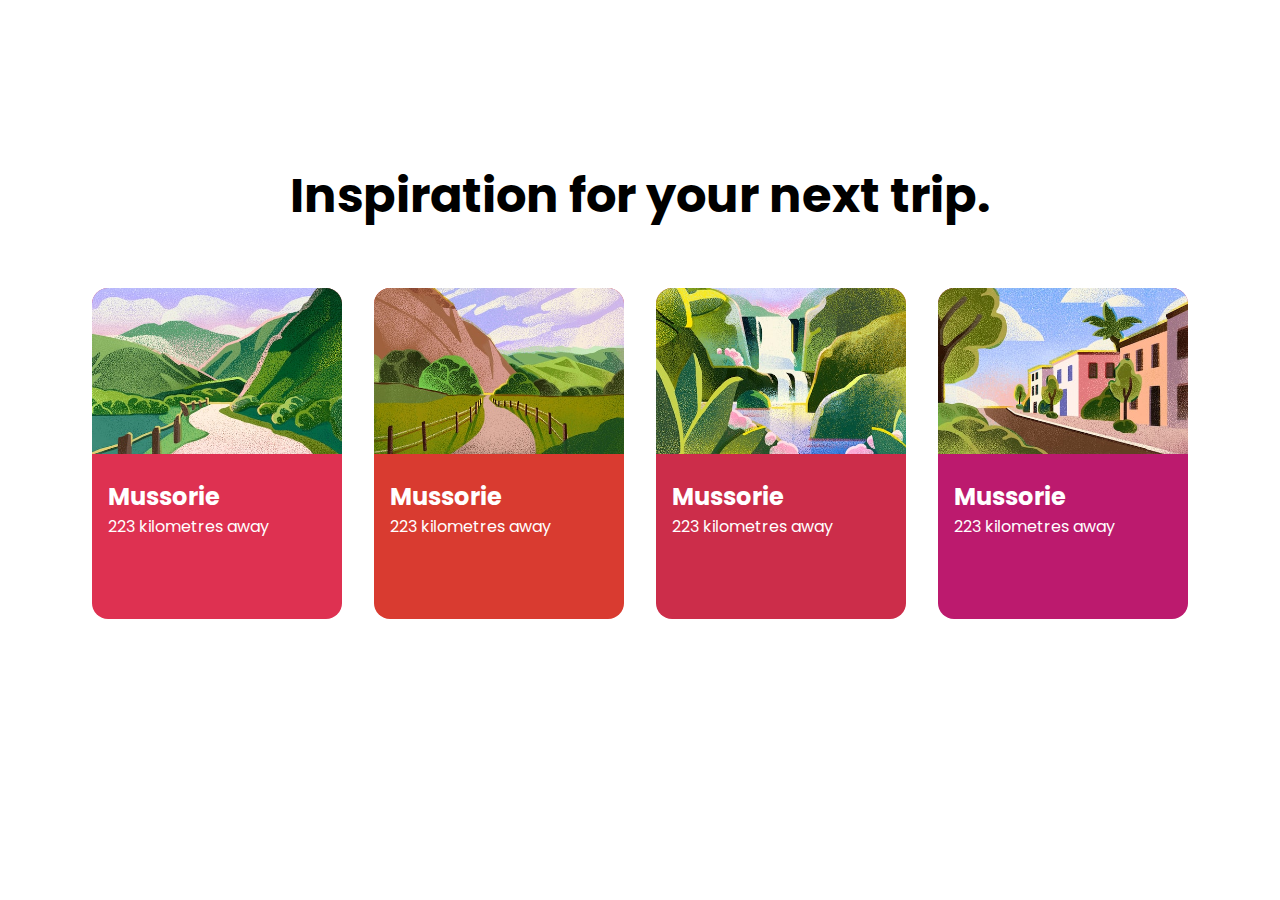
<file: box-model/index.html>
<!DOCTYPE html>
<html lang="en">
<head>
    <meta charset="UTF-8">
    <meta http-equiv="X-UA-Compatible" content="IE=edge">
    <meta name="viewport" content="width=device-width, initial-scale=1.0">
    <link rel="stylesheet" href="style.css" class="">
    <title>box model</title>
</head>
<body>
    <main>
        
        <section class="trip-section">
            <h2 class="subheading">Inspiration for your next trip.</h2>
            <div class="travel-cards">
                <div class="card first_card">
                    <img src="Images/p1.jpeg" alt="" class="card-img">
                    
                    <div class="card-body">
                        <!-- <img src="Images/p1.jpeg" alt="" class="card-img"> -->
                        <h2 class="card-title">Mussorie</h2>
                        <p class="card-desc">223 kilometres away</p>
                    </div>
                </div>
                <div class="card second_card">
                    <img src="Images/p2.jpeg" alt="" class="card-img">
                    
                    <div class="card-body">
                        <!-- <img src="Images/p1.jpeg" alt="" class="card-img"> -->
                        <h2 class="card-title">Mussorie</h2>
                        <p class="card-desc">223 kilometres away</p>
                    </div>
                </div>
                <div class="card third_card">
                    <img src="Images/p3.jpeg" alt="" class="card-img">
                    
                    <div class="card-body">
                        <!-- <img src="Images/p1.jpeg" alt="" class="card-img"> -->
                        <h2 class="card-title">Mussorie</h2>
                        <p class="card-desc">223 kilometres away</p>
                    </div>
                </div>
                <div class="card fourth_card">
                    <img src="Images/p4.jpeg" alt="" class="card-img">
                    
                    <div class="card-body">
                        <!-- <img src="Images/p1.jpeg" alt="" class="card-img"> -->
                        <h2 class="card-title">Mussorie</h2>
                        <p class="card-desc">223 kilometres away</p>
                    </div>
                </div>
            </div>

        </section>


    </main>
    
</body>
</html>
</file>
<file: box-model/style.css>
/*==================== GOOGLE FONTS ====================*/

@import url('https://fonts.googleapis.com/css2?family=Poppins:wght@400;500;600&display=swap');
@import url('https://fonts.googleapis.com/css2?family=Pacifico&display=swap');

.trip-section{
    margin-top: 10rem;
    
}
.subheading{
    text-align: center;
    color:black;
    font-family: 'Poppins';
 
    font-size:3rem;
}
.travel-cards{
    display: flex;
    justify-content: center;
  
}
/* background-color: rgb(217, 59, 48);
    background-color: rgb(204, 45, 74);
    background-color: rgb(188, 26, 110); */

.first_card{
    background-color: rgb(222, 49, 81);
}
.second_card{
    background-color: rgb(217, 59, 48);
}
.third_card{
    background-color: rgb(204, 45, 74);
}
.fourth_card{
    background-color: rgb(188, 26, 110);
}
.card{
    /* border: 2px solid black; */
    border-radius: 1rem;

    margin:1rem 1rem 1rem 1rem;
    max-width: 250px;
}
.card-img{
    width:100%;
    border-top-left-radius: 1rem;
    border-top-right-radius: 1rem;
}
.card-body{
    padding-top: 1.3rem;
    padding-left: 1rem;
    width:100%;
    min-height: 140px;
    color:white;

}

.card-title{
    margin:0px 0px 0px 0px;
    font-family: 'Poppins';
    /* font-weight: 10px; */
    /* font-family: 'Pacifico',cursive; */
}
.card-desc{
    margin:0px 0px 0px 0px;
    font-family: 'Poppins';
    color:white;
    
}
</file>
